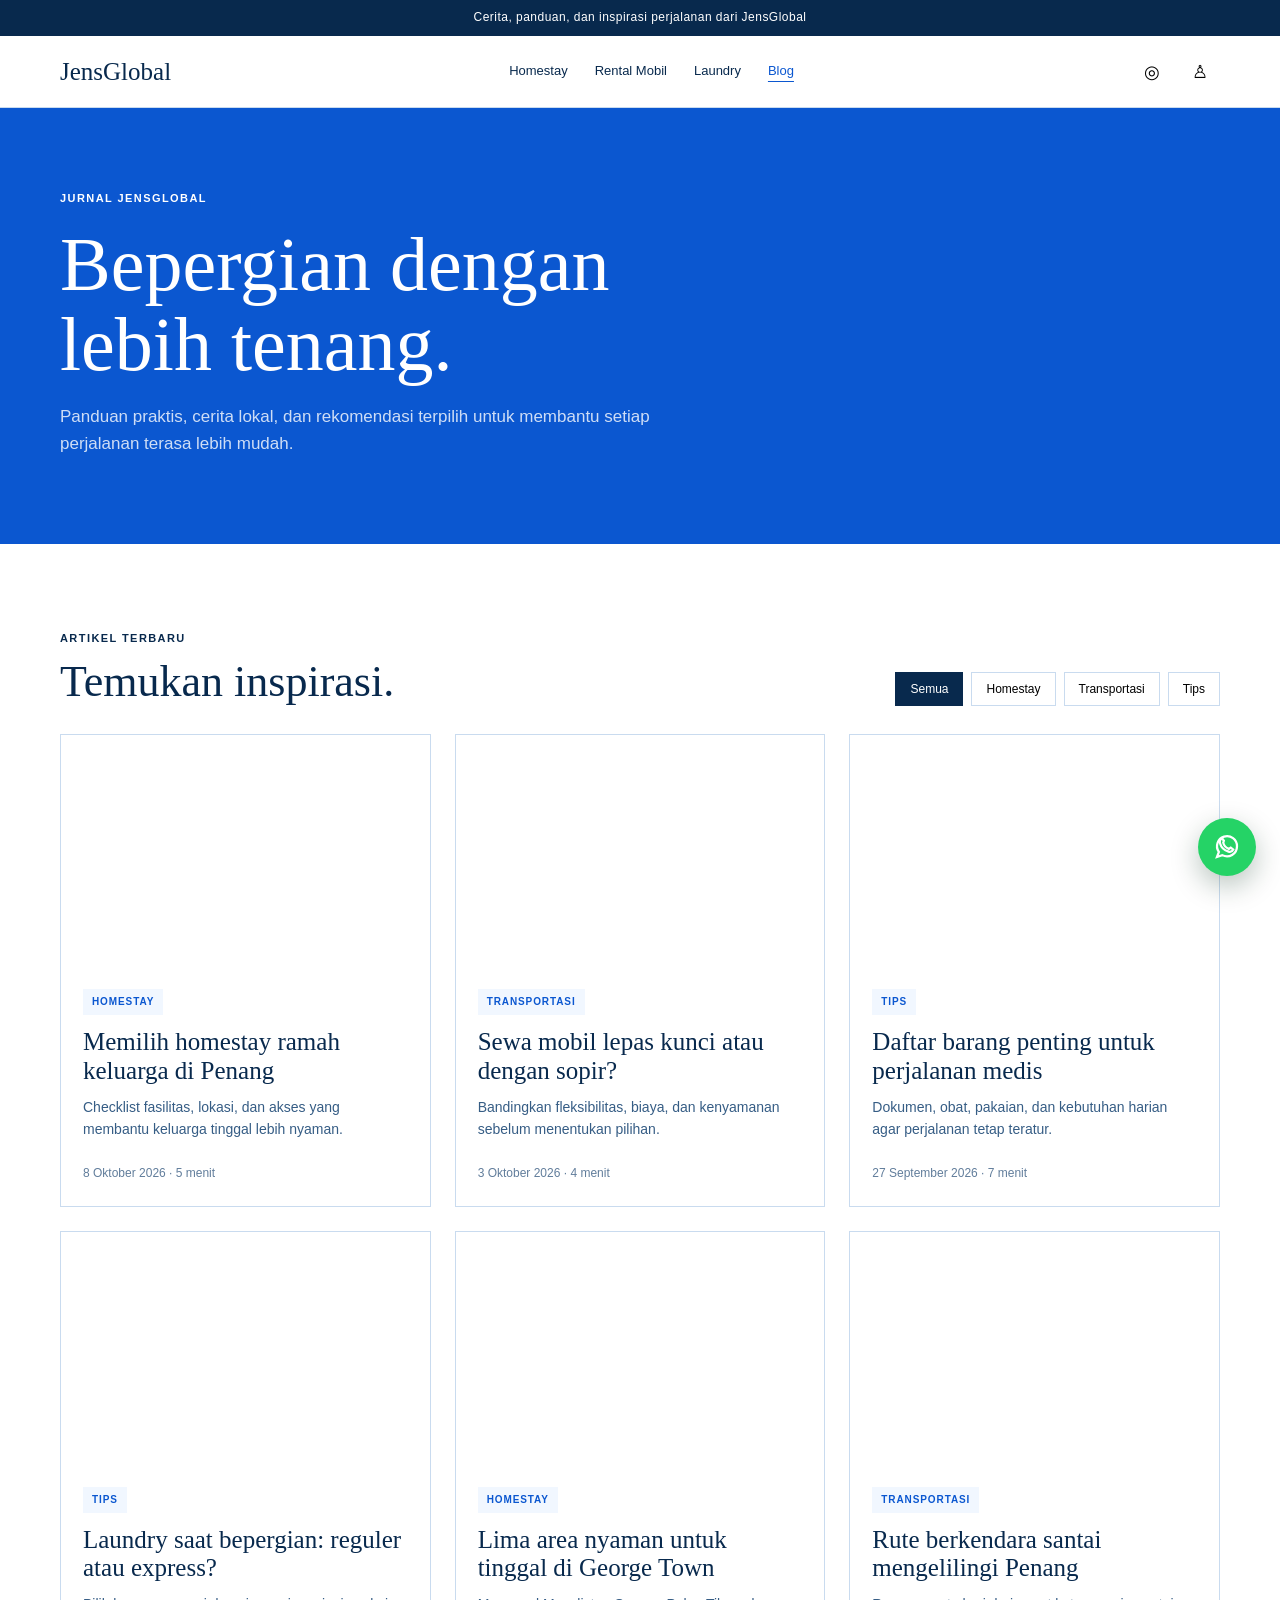
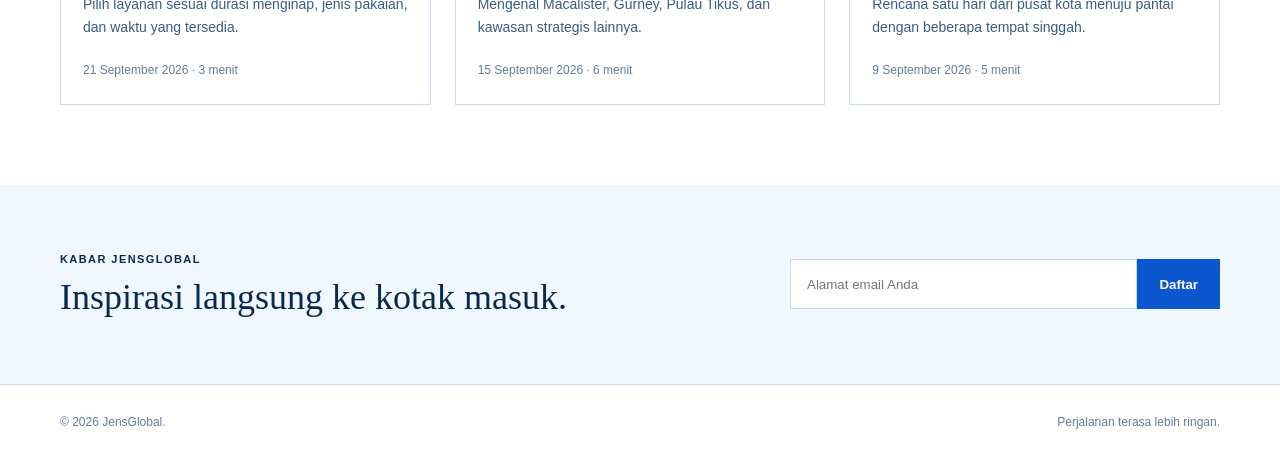
<file: blog.html>
<!doctype html><html lang="id"><head><meta charset="utf-8"><meta name="viewport" content="width=device-width,initial-scale=1"><title>Blog Perjalanan — JensGlobal</title><meta name="description" content="Panduan perjalanan, homestay, rental mobil, dan tips praktis dari JensGlobal."><link rel="stylesheet" href="blog.css"></head><body>
<div class="announce">Cerita, panduan, dan inspirasi perjalanan dari JensGlobal</div>
<header class="header"><div class="wrap header__inner"><a class="brand" href="index.html">JensGlobal</a><nav class="nav" aria-label="Navigasi utama"><a href="home-stay.html">Homestay</a><a href="rent.html">Rental Mobil</a><a href="laundry.html">Laundry</a><a aria-current="page" href="blog.html">Blog</a></nav><div class="actions"><button class="icon-btn" aria-label="Ganti bahasa">◎</button><button class="icon-btn" aria-label="Akun">♙</button></div></div></header>
<main><section class="hero"><div class="wrap"><span class="eyebrow">Jurnal JensGlobal</span><h1>Bepergian dengan<br>lebih tenang.</h1><p>Panduan praktis, cerita lokal, dan rekomendasi terpilih untuk membantu setiap perjalanan terasa lebih mudah.</p></div></section>
<section class="section"><div class="wrap"><div class="section-head"><div><span class="eyebrow">Artikel terbaru</span><h2>Temukan inspirasi.</h2></div><div class="categories" aria-label="Filter kategori"><button class="chip active" data-filter="all">Semua</button><button class="chip" data-filter="stay">Homestay</button><button class="chip" data-filter="transport">Transportasi</button><button class="chip" data-filter="tips">Tips</button></div></div>
<div class="post-grid">
<a class="post-card" href="blog-detail.html" data-category="stay"><div class="post-card__image" style="background-image:url('https://images.unsplash.com/photo-1564501049412-61c2a3083791?auto=format&fit=crop&w=900&q=85')"></div><div class="post-card__body"><span class="tag">Homestay</span><h2>Memilih homestay ramah keluarga di Penang</h2><p>Checklist fasilitas, lokasi, dan akses yang membantu keluarga tinggal lebih nyaman.</p><span class="meta">8 Oktober 2026 · 5 menit</span></div></a>
<a class="post-card" href="blog-detail.html" data-category="transport"><div class="post-card__image" style="background-image:url('https://images.unsplash.com/photo-1549317661-bd32c8ce0db2?auto=format&fit=crop&w=900&q=85')"></div><div class="post-card__body"><span class="tag">Transportasi</span><h2>Sewa mobil lepas kunci atau dengan sopir?</h2><p>Bandingkan fleksibilitas, biaya, dan kenyamanan sebelum menentukan pilihan.</p><span class="meta">3 Oktober 2026 · 4 menit</span></div></a>
<a class="post-card" href="blog-detail.html" data-category="tips"><div class="post-card__image" style="background-image:url('https://images.unsplash.com/photo-1488646953014-85cb44e25828?auto=format&fit=crop&w=900&q=85')"></div><div class="post-card__body"><span class="tag">Tips</span><h2>Daftar barang penting untuk perjalanan medis</h2><p>Dokumen, obat, pakaian, dan kebutuhan harian agar perjalanan tetap teratur.</p><span class="meta">27 September 2026 · 7 menit</span></div></a>
<a class="post-card" href="blog-detail.html" data-category="tips"><div class="post-card__image" style="background-image:url('https://images.unsplash.com/photo-1581578731548-c64695cc6952?auto=format&fit=crop&w=900&q=85')"></div><div class="post-card__body"><span class="tag">Tips</span><h2>Laundry saat bepergian: reguler atau express?</h2><p>Pilih layanan sesuai durasi menginap, jenis pakaian, dan waktu yang tersedia.</p><span class="meta">21 September 2026 · 3 menit</span></div></a>
<a class="post-card" href="blog-detail.html" data-category="stay"><div class="post-card__image" style="background-image:url('https://images.unsplash.com/photo-1600566753190-17f0baa2a6c3?auto=format&fit=crop&w=900&q=85')"></div><div class="post-card__body"><span class="tag">Homestay</span><h2>Lima area nyaman untuk tinggal di George Town</h2><p>Mengenal Macalister, Gurney, Pulau Tikus, dan kawasan strategis lainnya.</p><span class="meta">15 September 2026 · 6 menit</span></div></a>
<a class="post-card" href="blog-detail.html" data-category="transport"><div class="post-card__image" style="background-image:url('https://images.unsplash.com/photo-1449965408869-eaa3f722e40d?auto=format&fit=crop&w=900&q=85')"></div><div class="post-card__body"><span class="tag">Transportasi</span><h2>Rute berkendara santai mengelilingi Penang</h2><p>Rencana satu hari dari pusat kota menuju pantai dengan beberapa tempat singgah.</p><span class="meta">9 September 2026 · 5 menit</span></div></a>
</div></div></section>
<section class="newsletter"><div class="wrap newsletter__inner"><div><span class="eyebrow">Kabar JensGlobal</span><h2>Inspirasi langsung ke kotak masuk.</h2></div><form class="subscribe"><input type="email" aria-label="Alamat email" placeholder="Alamat email Anda" required><button>Daftar</button></form></div></section></main>
<footer class="footer"><div class="wrap footer__inner"><span>© 2026 JensGlobal.</span><span>Perjalanan terasa lebih ringan.</span></div></footer><a class="whatsapp-float" href="https://wa.me/60123456789?text=Halo%20JensGlobal%2C%20saya%20ingin%20bertanya." target="_blank" rel="noopener" aria-label="Hubungi JensGlobal melalui WhatsApp" style="position:fixed;right:24px;bottom:24px;z-index:50;width:58px;height:58px;border-radius:50%;display:grid;place-items:center;background:#25d366;color:#fff;box-shadow:0 10px 28px rgba(6,45,24,.28);text-decoration:none"><svg width="30" height="30" viewBox="0 0 24 24" fill="none" stroke="currentColor" stroke-width="1.8" aria-hidden="true"><path d="M20 11.5a8 8 0 0 1-11.8 7L4 20l1.5-4A8 8 0 1 1 20 11.5Z"/><path d="M9 8.5c.5 2.5 2 4 4.5 5l1.5-1 2 1.5c-.8 1.7-2.1 2.2-3.8 1.7-3.5-1-5.9-3.4-6.9-6.9C5.8 7.1 6.3 5.8 8 5l1.5 2Z"/></svg></a>
<script>const chips=[...document.querySelectorAll('.chip')],cards=[...document.querySelectorAll('.post-card')];chips.forEach(chip=>chip.addEventListener('click',()=>{chips.forEach(x=>x.classList.remove('active'));chip.classList.add('active');cards.forEach(card=>card.hidden=chip.dataset.filter!=='all'&&card.dataset.category!==chip.dataset.filter)}));document.querySelector('.subscribe').addEventListener('submit',e=>{e.preventDefault();e.target.reset();alert('Terima kasih! Anda sudah terdaftar.')});</script></body></html>
</file>
<file: blog.css>
:root{--blue:#0b57d0;--navy:#08294d;--soft:#f1f7ff;--muted:#617d9b;--line:#c9dbef;--white:#fff;--green:#137a52}*{box-sizing:border-box}html{scroll-behavior:smooth}body{margin:0;color:var(--navy);background:var(--white);font-family:Arial,sans-serif;line-height:1.6}a{color:inherit}.wrap{width:min(calc(100% - 32px),1160px);margin-inline:auto}.announce{height:36px;background:var(--navy);color:#fff;display:grid;place-items:center;font-size:12px;letter-spacing:.04em}.header{height:72px;border-bottom:1px solid var(--line);background:rgba(255,255,255,.96);position:sticky;top:0;z-index:20}.header__inner{height:100%;display:flex;align-items:center;justify-content:space-between;gap:24px}.brand{font-family:Georgia,serif;font-size:25px;text-decoration:none}.nav{display:flex;gap:27px;align-items:center}.nav a{text-decoration:none;font-size:13px}.nav a:hover,.nav a[aria-current=page]{color:var(--blue);text-decoration:underline;text-underline-offset:6px}.actions{display:flex;gap:8px}.icon-btn{width:40px;height:40px;border:0;background:transparent;font-size:18px}.hero{padding:76px 0 70px;background:var(--blue);color:#fff}.eyebrow{text-transform:uppercase;letter-spacing:.13em;font-size:11px;font-weight:700}.hero h1,.article-head h1{font-family:Georgia,serif;font-weight:400;line-height:1.06;margin:14px 0 18px}.hero h1{font-size:clamp(44px,7vw,76px);max-width:760px}.hero p{max-width:590px;color:rgba(255,255,255,.8);font-size:17px}.featured{display:grid;grid-template-columns:1.2fr 1fr;margin-top:-34px;background:#fff;border:1px solid var(--line);box-shadow:0 16px 44px rgba(8,41,77,.14)}.featured__image{min-height:420px;background:center/cover url('https://images.unsplash.com/photo-1537996194471-e657df975ab4?auto=format&fit=crop&w=1200&q=85')}.featured__body{padding:48px;display:flex;flex-direction:column;justify-content:center}.tag{display:inline-flex;align-self:flex-start;color:var(--blue);background:var(--soft);padding:5px 9px;font-size:10px;font-weight:700;text-transform:uppercase;letter-spacing:.09em}.featured h2,.post-card h2{font-family:Georgia,serif;font-weight:400;line-height:1.15}.featured h2{font-size:36px;margin:18px 0 12px}.meta{font-size:12px;color:var(--muted)}.featured p,.post-card p{color:#365d85}.read{font-size:12px;font-weight:700;text-transform:uppercase;letter-spacing:.08em;text-underline-offset:5px}.section{padding:80px 0}.section-head{display:flex;justify-content:space-between;align-items:end;margin-bottom:28px}.section-head h2{font:400 44px/1.1 Georgia,serif;margin:8px 0 0}.categories{display:flex;gap:8px;flex-wrap:wrap}.chip{border:1px solid var(--line);background:#fff;padding:9px 14px;font-size:12px;cursor:pointer}.chip.active,.chip:hover{background:var(--navy);color:#fff;border-color:var(--navy)}.post-grid{display:grid;grid-template-columns:repeat(3,1fr);gap:24px}.post-card{border:1px solid var(--line);text-decoration:none;background:#fff}.post-card__image{aspect-ratio:16/10;background:center/cover}.post-card__body{padding:22px}.post-card h2{font-size:25px;margin:13px 0 10px}.post-card p{font-size:14px;margin:0 0 18px}.newsletter{background:var(--soft);padding:60px 0}.newsletter__inner{display:flex;align-items:center;justify-content:space-between;gap:32px}.newsletter h2{font:400 36px Georgia,serif;margin:6px 0}.subscribe{display:flex;min-width:min(100%,430px)}.subscribe input{flex:1;height:50px;border:1px solid var(--line);padding:0 16px}.subscribe button{height:50px;border:0;background:var(--blue);color:#fff;padding:0 22px;font-weight:700}.footer{border-top:1px solid var(--line);padding:28px 0;color:var(--muted);font-size:12px}.footer__inner{display:flex;justify-content:space-between;gap:20px}.crumb{padding:24px 0;font-size:12px;color:var(--muted)}.crumb a{text-underline-offset:4px}.article-head{text-align:center;max-width:850px;margin:30px auto 42px}.article-head h1{font-size:clamp(42px,6vw,68px)}.article-head p{font-size:18px;color:#365d85;max-width:700px;margin:0 auto 18px}.article-cover{width:100%;height:min(55vw,610px);object-fit:cover}.article-layout{display:grid;grid-template-columns:190px minmax(0,720px);justify-content:center;gap:54px;padding:60px 0 90px}.article-aside{font-size:12px;color:var(--muted)}.article-aside strong{display:block;color:var(--navy);margin-bottom:8px}.share{display:flex;gap:8px;margin-top:20px}.share button{width:36px;height:36px;border:1px solid var(--line);background:#fff}.article-body{font-family:Georgia,serif;font-size:18px;color:#173e67}.article-body>p:first-child:first-letter{float:left;font-size:64px;line-height:.8;padding:8px 10px 0 0;color:var(--blue)}.article-body h2{font-size:32px;color:var(--navy);font-weight:400;margin:42px 0 12px}.article-body blockquote{margin:38px 0;padding:24px 28px;border-left:4px solid var(--blue);background:var(--soft);font-size:23px;color:var(--navy)}.tip{border:1px solid var(--line);padding:22px 24px;margin:30px 0;background:#fff}.tip strong{color:var(--navy)}.back{display:inline-block;margin-top:30px;color:var(--blue);font:700 12px Arial,sans-serif;text-transform:uppercase;letter-spacing:.08em}@media(max-width:850px){.nav{display:none}.featured{grid-template-columns:1fr}.featured__image{min-height:330px}.post-grid{grid-template-columns:repeat(2,1fr)}.article-layout{grid-template-columns:1fr}.article-aside{border-bottom:1px solid var(--line);padding-bottom:22px}.newsletter__inner{align-items:flex-start;flex-direction:column}}@media(max-width:580px){.hero{padding:56px 0}.featured__body{padding:28px}.post-grid{grid-template-columns:1fr}.section{padding:58px 0}.section-head{align-items:flex-start;flex-direction:column;gap:18px}.newsletter__inner,.subscribe{width:100%}.footer__inner{flex-direction:column}.article-layout{padding-top:36px}.article-body{font-size:17px}}
</file>
